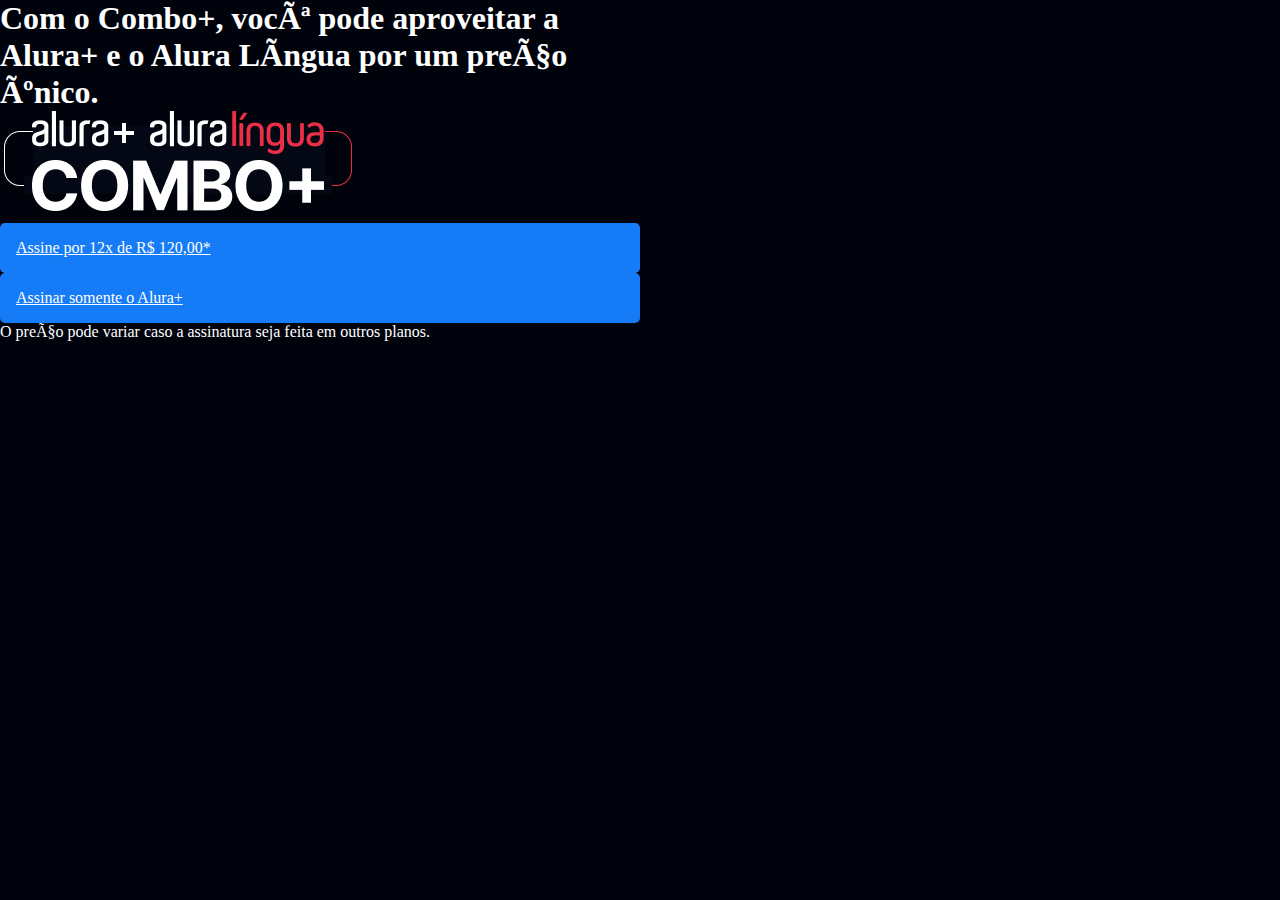
<file: alura-plus/index.html>
<!DOCTYPE html>
<html>

<head>
    <title>Alura Plus</title>
    <meta charset="UTF_8">
    <meta name="viewport" content="width=device-width, initial-scale-1">
    <link rel="stylesheet" href="style.css">
<body>
    <section class="container principal">
    <div>
    <h1>Com o Combo+, você pode aproveitar a Alura+ e o Alura Língua por um preço único.</h1>
    <img src="Combo.png" alt="O Combo+ é a junção do Alura+ e o Alura Língua">
    <a href="www.alura.com.br" class="container__botao">Assine por 12x de R$ 120,00*</a>
    <a href="www.alura.com.br" class="container__botao botao_secundario">Assinar somente o Alura+</a>
    <p class="container__aviso">O preço pode variar caso a assinatura seja feita em outros planos.</p>
    </div>
    </section>
</body>

</head>

</html>
</file>
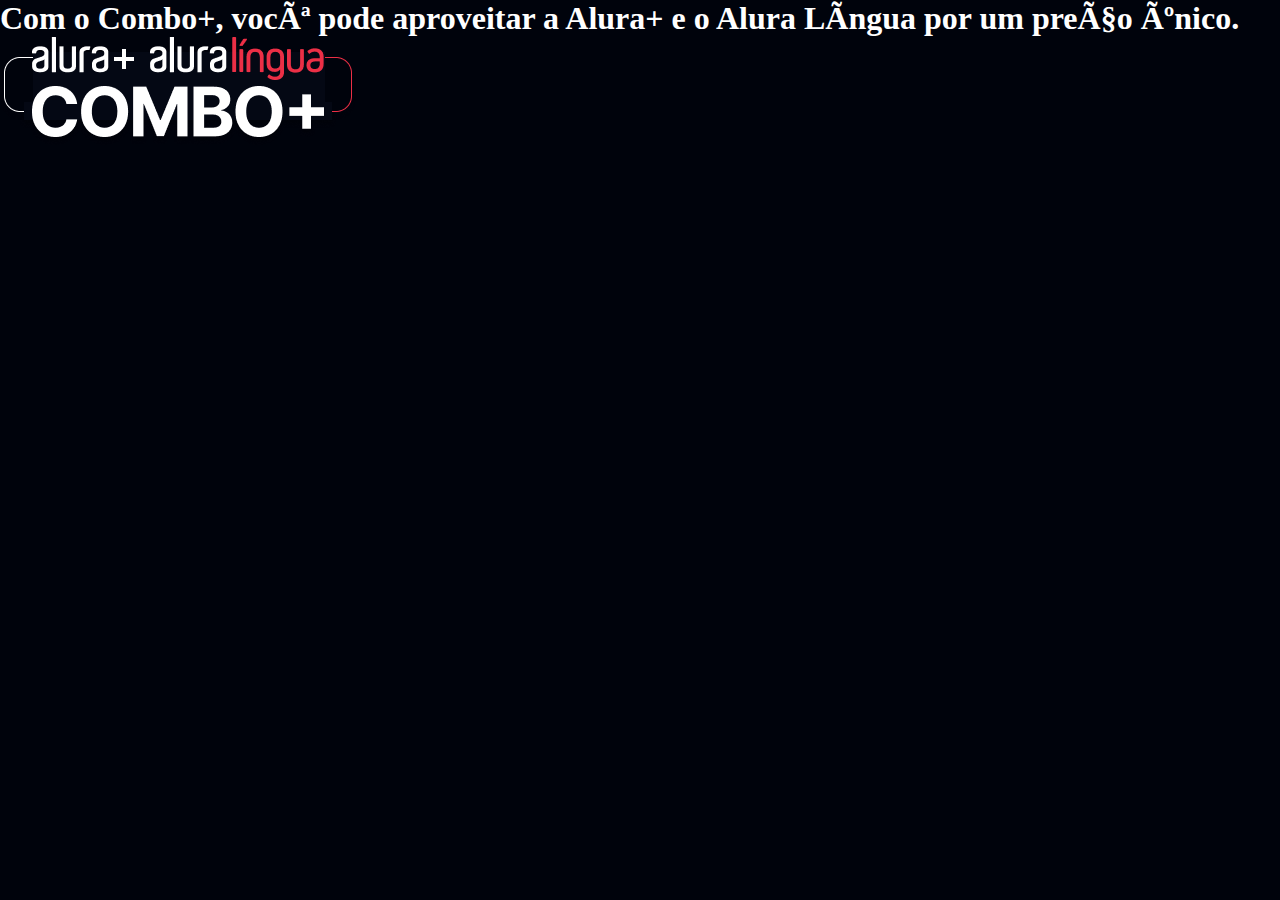
<file: Miguel Lucca/alura-plus/index.html>
<!DOCTYPE html>
<html>

<head>
    <title>Alura Plus</title>
    <meta charset="UTF_8">
    <meta name="viewport" content="width=device-width, initial-scale-1">
    <link rel="stylesheet" href="style.css">
<body>
    <h1>Com o Combo+, você pode aproveitar a Alura+ e o Alura Língua por um preço único.</h1>
    <img src="Combo.png" alt="O Combo+ é a junção do Alura+ e o Alura Língua">
</body>

</head>

</html>
</file>
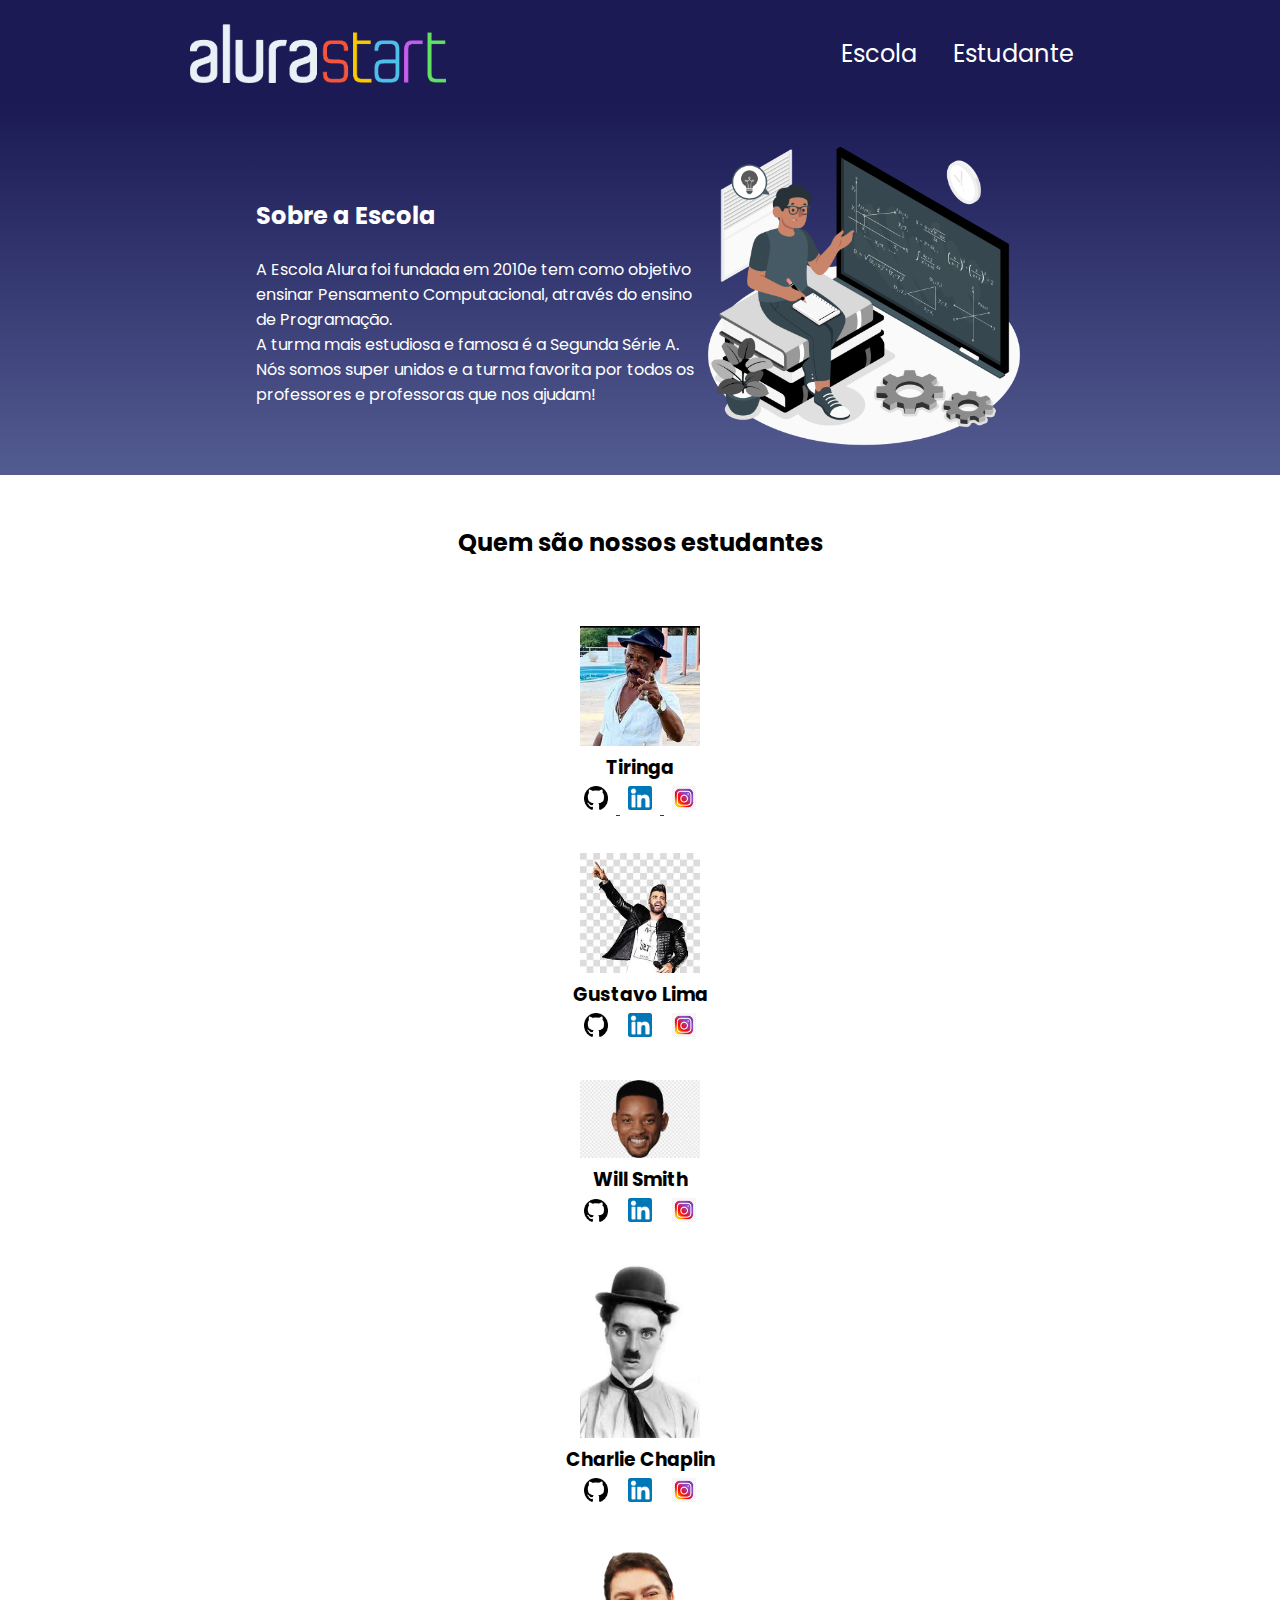
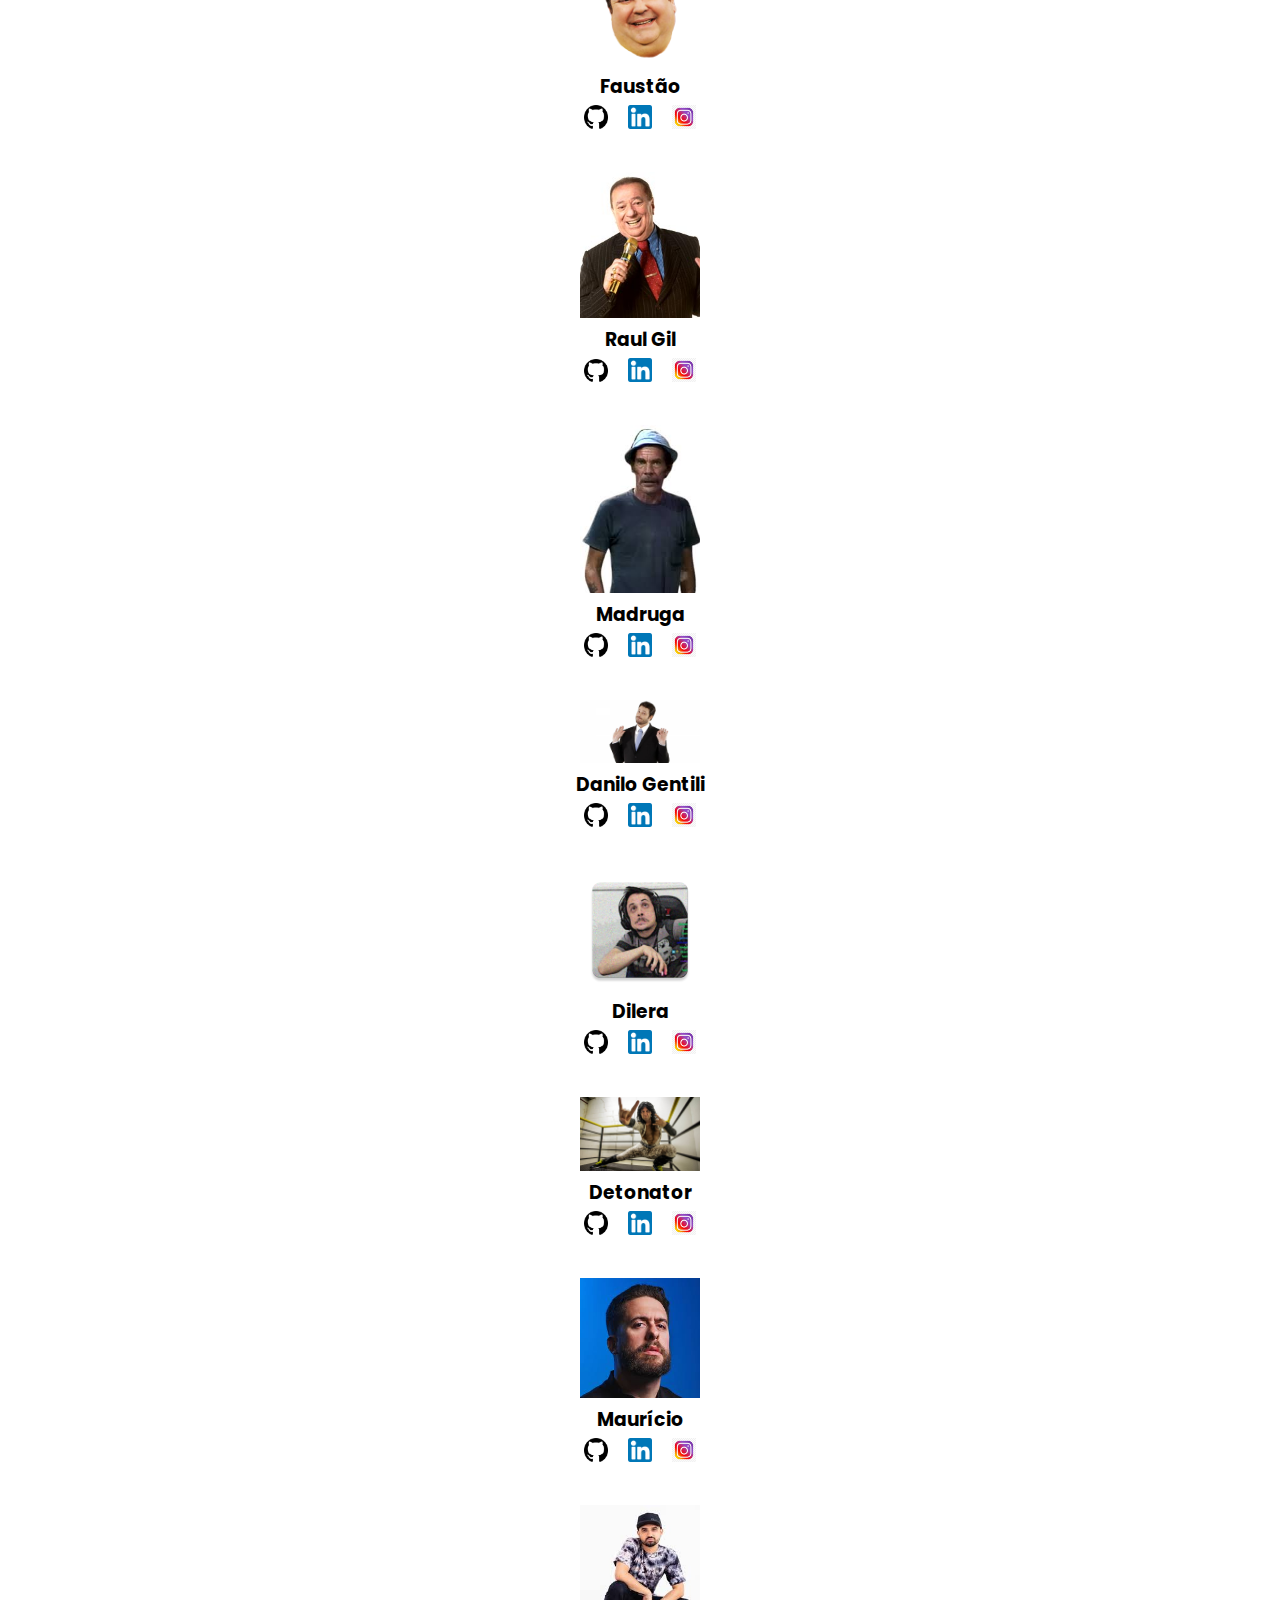
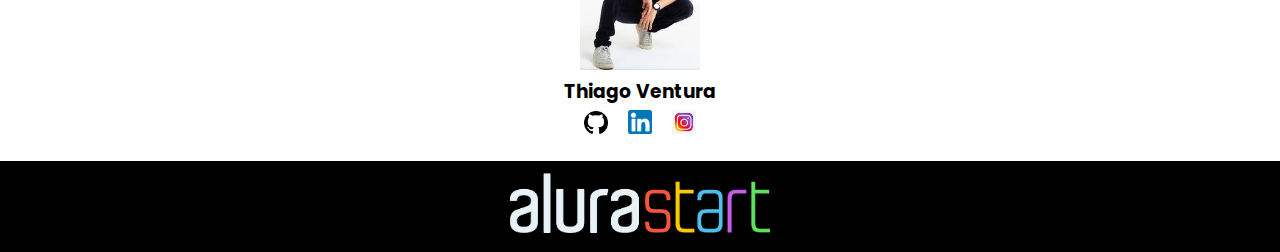
<file: site-criativo-alura/codigos/index.html>
<!DOCTYPE html>
<html lang="en">
    <head>
        <meta charset="UTF-8">
        <meta http-equiv="X-UA-compatible" content="IE=edge">
        <meta name="Viewport" content="width=device-width, initial-scale=1.0">
        <title>Document</title>
    <link rel="stylesheet" href="style.css">
    <link rel="preconnect" href="https://fonts.googleapis.com">
    <link rel="preconnect" href="https://fonts.gstatic.com" crossorigin>
    <link href="https://fonts.googleapis.com/css2?family=Poppins&display=swap" rel="stylesheet">
    </head>
<body>
<header class="cabecalho"> 
    <img class="cabecalho-imagem" src="alurastart logo.png" alt="logo do alura start">
    <ul class="cabecalho-lista">
        <li class="cabecalho-lista-item">Escola</li>
        <li class="cabecalho-lista-item">Estudante</li>
    </ul>
</header>
<section class="escola">
    <div class="escola-div-conteudo">
      <h2 class="escola-titulo">Sobre a Escola</h2>  
    <p class="escola-texto-um">A Escola Alura foi fundada em 2010e tem como objetivo ensinar Pensamento Computacional, através do ensino de Programação.</p>
    <p class="escola-texto-dois">A turma mais estudiosa e famosa é a Segunda Série A. Nós somos super unidos e a turma favorita por todos os professores e professoras que nos ajudam!</p>
</div>
<img class="escola-imagem" src="Formula-amico.png" alt="Professora no quadro">
</section>
<section class="estudante"></section>
    <h2 class="estudante-titulo">Quem são nossos estudantes</h2>
    <div class="estudante-todos"></div>
    <span></span>
    <div class="estudante-div">
    <img class="estudante-imagem" src="tiringa.png" alt="foto do Tiringa">
    <h3 class="estudante-nome">Tiringa</h3>
<a href="">  <img class="estudante-icone" src="github.png" alt="icone github"> </a>
<a href=""> <img class="estudante-icone" src="linkedin.png" alt="icone linkedin"> </a>
<a href=""> <img class="estudante-icone" src="instagram.png" alt="icone instagram"> </a>
    </div>
    <div class="estudante-div">
    <img class="estudante-imagem" src="gustavo lima.jpeg" alt="foto do Gustavo">
    <h3 class="estudante-nome">Gustavo Lima</h3>
<a href=""> <img class="estudante-icone" src="github.png" alt="icone github"></a>
<a href=""> <img class="estudante-icone" src="linkedin.png" alt="icone linkedin"></a>
<a href=""> <img class="estudante-icone" src="instagram.png" alt="icone instagram"></a>
    </div>
    <div class="estudante-div">
        <img class="estudante-imagem" src="will smith.jpeg" alt="foto do Will">
        <h3 class="estudante-nome">Will Smith</h3>
    <a href=""> <img class="estudante-icone" src="github.png" alt="icone github"></a>
    <a href=""> <img class="estudante-icone" src="linkedin.png" alt="icone linkedin"></a>
    <a href=""> <img class="estudante-icone" src="instagram.png" alt="icone instagram"></a>
        </div>
        <span></span>
    <div class="estudante-div">
            <img class="estudante-imagem" src="charlie chaplin.jpeg" alt="foto do Charlie Chaplin">
            <h3 class="estudante-nome">Charlie Chaplin</h3>
        <a href=""> <img class="estudante-icone" src="github.png" alt="icone github"></a>
        <a href=""> <img class="estudante-icone" src="linkedin.png" alt="icone linkedin"></a>
        <a href=""> <img class="estudante-icone" src="instagram.png" alt="icone instagram"></a>
        </div> 
    <div class="estudante-div">
    <img class="estudante-imagem" src="faustão.png" alt="foto do Faustão">
                <h3 class="estudante-nome">Faustão</h3>
            <a href=""> <img class="estudante-icone" src="github.png" alt="icone github"></a>
            <a href=""> <img class="estudante-icone" src="linkedin.png" alt="icone linkedin"></a>
            <a href=""> <img class="estudante-icone" src="instagram.png" alt="icone instagram"></a>
                </div> 
                <div class="estudante-div">
                    <img class="estudante-imagem" src="raul gil.jpg" alt="foto do Raul Gil">
                    <h3 class="estudante-nome">Raul Gil</h3>
                <a href=""> <img class="estudante-icone" src="github.png" alt="icone github"></a>
                <a href=""> <img class="estudante-icone" src="linkedin.png" alt="icone linkedin"></a>
                <a href=""> <img class="estudante-icone" src="instagram.png" alt="icone instagram"></a>
                    </div>
        <span></span>
        <div class="estudante-div">
            <img class="estudante-imagem" src="Seu Madruga.jpeg" alt="foto do madruga">
            <h3 class="estudante-nome">Madruga</h3>
        <a href=""> <img class="estudante-icone" src="github.png" alt="icone github"></a>
        <a href=""> <img class="estudante-icone" src="linkedin.png" alt="icone linkedin"></a>
        <a href=""> <img class="estudante-icone" src="instagram.png" alt="icone instagram"></a>
            </div>
            <div class="estudante-div">
                <img class="estudante-imagem" src="danilo gentili.jpg" alt="foto do danilo gentili">
                <h3 class="estudante-nome">Danilo Gentili</h3>
            <a href=""> <img class="estudante-icone" src="github.png" alt="icone github"></a>
            <a href=""> <img class="estudante-icone" src="linkedin.png" alt="icone linkedin"></a>
            <a href=""> <img class="estudante-icone" src="instagram.png" alt="icone instagram"></a>
                </div>
                <div class="estudante-div">
                    <img class="estudante-imagem" src="dilera.png" alt="foto do Dilera">
                    <h3 class="estudante-nome">Dilera</h3>
                <a href=""> <img class="estudante-icone" src="github.png" alt="icone github"></a>
                <a href=""> <img class="estudante-icone" src="linkedin.png" alt="icone linkedin"></a>
                <a href=""> <img class="estudante-icone" src="instagram.png" alt="icone instagram"></a>
                    </div>
            <span></span>
            <div class="estudante-div">
                <img class="estudante-imagem" src="detonator.jpeg" alt="foto do Detonator">
                <h3 class="estudante-nome">Detonator</h3>
            <a href=""> <img class="estudante-icone" src="github.png" alt="icone github"></a>
            <a href=""> <img class="estudante-icone" src="linkedin.png" alt="icone linkedin"></a>
            <a href=""> <img class="estudante-icone" src="instagram.png" alt="icone instagram"></a>
                </div>
                <div class="estudante-div">
                    <img class="estudante-imagem" src="Maurício meirelles.jpeg" alt="foto do Maurício">
                    <h3 class="estudante-nome">Maurício</h3>
                <a href=""> <img class="estudante-icone" src="github.png" alt="icone github"></a>
                <a href=""> <img class="estudante-icone" src="linkedin.png" alt="icone linkedin"></a>
                <a href=""> <img class="estudante-icone" src="instagram.png" alt="icone instagram"></a>
                    </div>
                    <div class="estudante-div">
                        <img class="estudante-imagem" src="Thiago Ventura.jpeg" alt="foto do Thiago">
                        <h3 class="estudante-nome">Thiago Ventura</h3>
                    <a href=""> <img class="estudante-icone" src="github.png" alt="icone github"></a>
                    <a href=""> <img class="estudante-icone" src="linkedin.png" alt="icone linkedin"></a>
                    <a href=""> <img class="estudante-icone" src="instagram.png" alt="icone instagram"></a>
                        </div>
                <section>
</section>
<footer class="rodape">
<img class="rodape-imagem" src="alurastart logo.png" alt="logo da alura start">
</footer>

</body>
    </html>
</file>
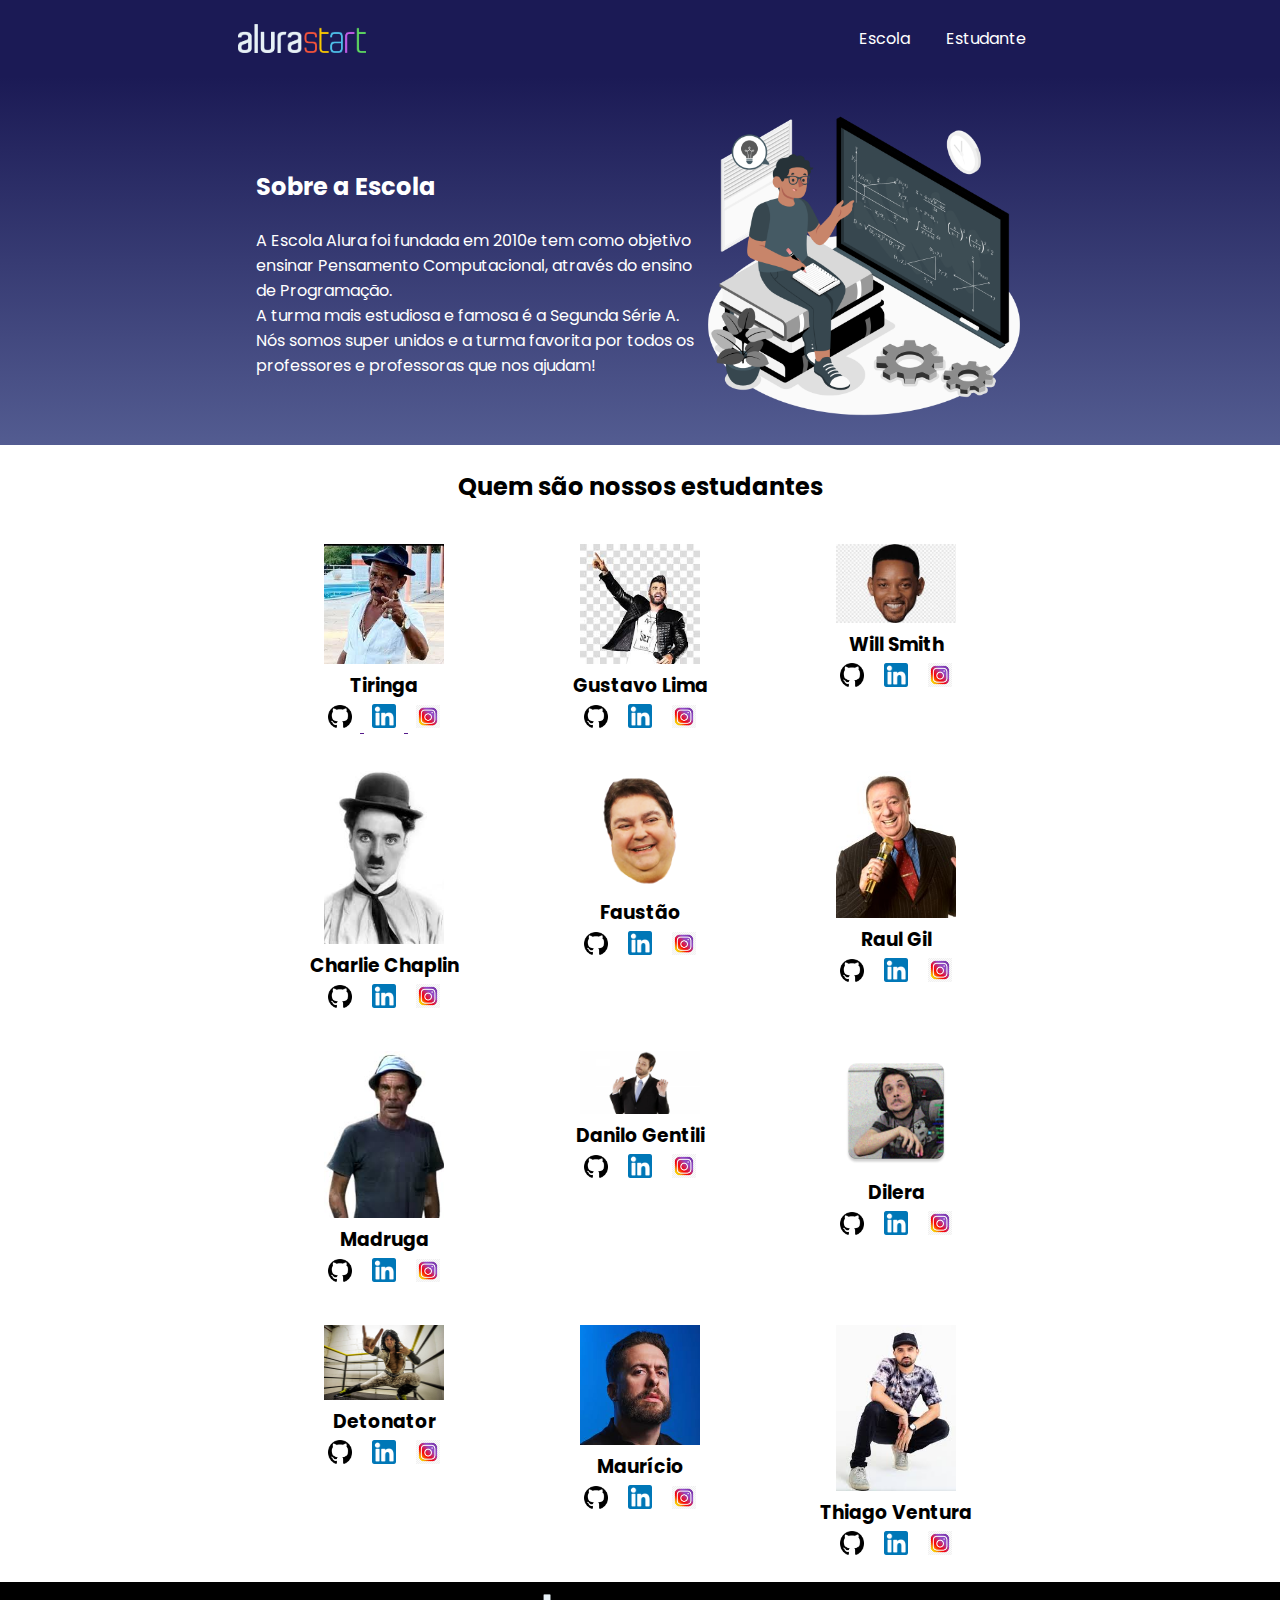
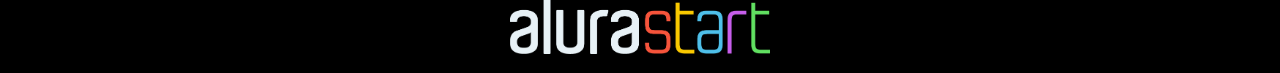
<file: Miguel 2B/site-criativo-alura/codigos/index.html>
<!DOCTYPE html>
<html lang="en">
    <head>
        <meta charset="UTF-8">
        <meta http-equiv="X-UA-compatible" content="IE=edge">
        <meta name="Viewport" content="width=device-width, initial-scale=1.0">
        <title>Document</title>
    <link rel="stylesheet" href="style.css">
    <link rel="preconnect" href="https://fonts.googleapis.com">
    <link rel="preconnect" href="https://fonts.gstatic.com" crossorigin>
    <link href="https://fonts.googleapis.com/css2?family=Poppins&display=swap" rel="stylesheet">
    </head>
<body>
<header class="cabecalho"> 
    <img class="cabecalho-imagem" src="alurastart logo.png" alt="logo do alura start">
    <ul class="cabecalho-lista">
        <li class="cabecalho-lista-item">Escola</li>
        <li class="cabecalho-lista-item">Estudante</li>
    </ul>
</header>
<section class="escola">
    <div class="escola-div-conteudo">
      <h2 class="escola-titulo">Sobre a Escola</h2>  
    <p class="escola-texto-um">A Escola Alura foi fundada em 2010e tem como objetivo ensinar Pensamento Computacional, através do ensino de Programação.</p>
    <p class="escola-texto-dois">A turma mais estudiosa e famosa é a Segunda Série A. Nós somos super unidos e a turma favorita por todos os professores e professoras que nos ajudam!</p>
</div>
<img class="escola-imagem" src="Formula-amico.png" alt="Professora no quadro">
</section>
<section class="estudante"></section>
    <h2 class="estudante-titulo">Quem são nossos estudantes</h2>
    <div class="estudante-todos">
    <span></span>
    <div class="estudante-div">
    <img class="estudante-imagem" src="tiringa.png" alt="foto do Tiringa">
    <h3 class="estudante-nome">Tiringa</h3>
<a href="">  <img class="estudante-icone" src="github.png" alt="icone github"> </a>
<a href=""> <img class="estudante-icone" src="linkedin.png" alt="icone linkedin"> </a>
<a href=""> <img class="estudante-icone" src="instagram.png" alt="icone instagram"> </a>
    </div>
    <div class="estudante-div">
    <img class="estudante-imagem" src="gustavo lima.jpeg" alt="foto do Gustavo">
    <h3 class="estudante-nome">Gustavo Lima</h3>
<a href=""> <img class="estudante-icone" src="github.png" alt="icone github"></a>
<a href=""> <img class="estudante-icone" src="linkedin.png" alt="icone linkedin"></a>
<a href=""> <img class="estudante-icone" src="instagram.png" alt="icone instagram"></a>
    </div>
    <div class="estudante-div">
        <img class="estudante-imagem" src="will smith.jpeg" alt="foto do Will">
        <h3 class="estudante-nome">Will Smith</h3>
    <a href=""> <img class="estudante-icone" src="github.png" alt="icone github"></a>
    <a href=""> <img class="estudante-icone" src="linkedin.png" alt="icone linkedin"></a>
    <a href=""> <img class="estudante-icone" src="instagram.png" alt="icone instagram"></a>
        </div>
        <span></span>
        <span></span>
    <div class="estudante-div">
            <img class="estudante-imagem" src="charlie chaplin.jpeg" alt="foto do Charlie Chaplin">
            <h3 class="estudante-nome">Charlie Chaplin</h3>
        <a href=""> <img class="estudante-icone" src="github.png" alt="icone github"></a>
        <a href=""> <img class="estudante-icone" src="linkedin.png" alt="icone linkedin"></a>
        <a href=""> <img class="estudante-icone" src="instagram.png" alt="icone instagram"></a>
        </div> 
    <div class="estudante-div">
    <img class="estudante-imagem" src="faustão.png" alt="foto do Faustão">
                <h3 class="estudante-nome">Faustão</h3>
            <a href=""> <img class="estudante-icone" src="github.png" alt="icone github"></a>
            <a href=""> <img class="estudante-icone" src="linkedin.png" alt="icone linkedin"></a>
            <a href=""> <img class="estudante-icone" src="instagram.png" alt="icone instagram"></a>
                </div> 
                <div class="estudante-div">
                    <img class="estudante-imagem" src="raul gil.jpg" alt="foto do Raul Gil">
                    <h3 class="estudante-nome">Raul Gil</h3>
                <a href=""> <img class="estudante-icone" src="github.png" alt="icone github"></a>
                <a href=""> <img class="estudante-icone" src="linkedin.png" alt="icone linkedin"></a>
                <a href=""> <img class="estudante-icone" src="instagram.png" alt="icone instagram"></a>
                    </div>
        <span></span>
        <span></span>
        <div class="estudante-div">
            <img class="estudante-imagem" src="Seu Madruga.jpeg" alt="foto do madruga">
            <h3 class="estudante-nome">Madruga</h3>
        <a href=""> <img class="estudante-icone" src="github.png" alt="icone github"></a>
        <a href=""> <img class="estudante-icone" src="linkedin.png" alt="icone linkedin"></a>
        <a href=""> <img class="estudante-icone" src="instagram.png" alt="icone instagram"></a>
            </div>
            <div class="estudante-div">
                <img class="estudante-imagem" src="danilo gentili.jpg" alt="foto do danilo gentili">
                <h3 class="estudante-nome">Danilo Gentili</h3>
            <a href=""> <img class="estudante-icone" src="github.png" alt="icone github"></a>
            <a href=""> <img class="estudante-icone" src="linkedin.png" alt="icone linkedin"></a>
            <a href=""> <img class="estudante-icone" src="instagram.png" alt="icone instagram"></a>
                </div>
                <div class="estudante-div">
                    <img class="estudante-imagem" src="dilera.png" alt="foto do Dilera">
                    <h3 class="estudante-nome">Dilera</h3>
                <a href=""> <img class="estudante-icone" src="github.png" alt="icone github"></a>
                <a href=""> <img class="estudante-icone" src="linkedin.png" alt="icone linkedin"></a>
                <a href=""> <img class="estudante-icone" src="instagram.png" alt="icone instagram"></a>
                    </div>
            <span></span>
            <span></span>
            <div class="estudante-div">
                <img class="estudante-imagem" src="detonator.jpeg" alt="foto do Detonator">
                <h3 class="estudante-nome">Detonator</h3>
            <a href=""> <img class="estudante-icone" src="github.png" alt="icone github"></a>
            <a href=""> <img class="estudante-icone" src="linkedin.png" alt="icone linkedin"></a>
            <a href=""> <img class="estudante-icone" src="instagram.png" alt="icone instagram"></a>
                </div>
                <div class="estudante-div">
                    <img class="estudante-imagem" src="Maurício meirelles.jpeg" alt="foto do Maurício">
                    <h3 class="estudante-nome">Maurício</h3>
                <a href=""> <img class="estudante-icone" src="github.png" alt="icone github"></a>
                <a href=""> <img class="estudante-icone" src="linkedin.png" alt="icone linkedin"></a>
                <a href=""> <img class="estudante-icone" src="instagram.png" alt="icone instagram"></a>
                    </div>
                    <div class="estudante-div">
                        <img class="estudante-imagem" src="Thiago Ventura.jpeg" alt="foto do Thiago">
                        <h3 class="estudante-nome">Thiago Ventura</h3>
                    <a href=""> <img class="estudante-icone" src="github.png" alt="icone github"></a>
                    <a href=""> <img class="estudante-icone" src="linkedin.png" alt="icone linkedin"></a>
                    <a href=""> <img class="estudante-icone" src="instagram.png" alt="icone instagram"></a>
                        </div>
                        </div>
                <section>
</section>
<footer class="rodape">
<img class="rodape-imagem" src="alurastart logo.png" alt="logo da alura start">
</footer>

</body>
    </html>
</file>
<file: alura-plus/style.css>
:root {
    --branco-principal:#FFFFFF;
    --cinza-secundario:#C0C0C0;
    --botao-azul:#167BF7;
    --cor-de-fundo:#00030C;
}
body{
    background-color: var(--cor-de-fundo);
    color: var(--branco-principal);
}
*{
    margin: 0;
    padding: 0;
}
.pricipal{
    background-image: url("Background.png");
    background-repeat: no-repeat;
    background-size: contain;
}
.container{
    height: 100vh;
    display: grid;
    grid-template-columns: 50% 50%;
}
.container__botao{
    background-color: var(--botao-azul);
    border-radius: 5px;
    padding: 1em;
    color: var(--branco-principal);
    display: block;
}
.butao_secundario{
    background-color: transparent;
    border: 2px solid var(--branco-principal);
}
</file>
<file: Miguel Lucca/alura-plus/style.css>
:root {
    --branco-principal:#FFFFFF;
    --cinza-secundario:#C0C0C0;
    --botao-azul:#167BF7;
    --cor-de-fundo:#00030C;
}
body{
    background-color: var(--cor-de-fundo);
    color: var(--branco-principal);
}
*{
    margin: 0;
    padding: 0;
}
</file>
<file: site-criativo-alura/codigos/style.css>
*{
    margin: 0;
    padding: 0;
}

.cabecalho{
    background-color: #1B1A55;
    color:white;
    display: flex;
    justify-content: space-around;
    align-items: center;
    padding: 24px 0;
}
.cabecalho-imagem{
    width: 20%;
}
.cabecalho-lista-item{
    display: inline-block;
    margin: 0 16px;
    font-size: 24px;
}
.escola-imagem{
    width: 25%;
}
.escola{
    background-image: linear-gradient(#1B1A55, #535C91);
    color: white;
    display: flex;
    justify-content: center;
    align-items: center;
    padding: 24px 0;
}
.escola-div-conteudo{
    width: 35%;
}
.escola-titulo{
    padding: 24px 0;
}
body {
    font-family: 'Poppins', sans-serif;
}
.estudante-imagem{
    width: 120px;
}
.estudante-icone{
    width: 24px;
    padding: 4px 8px;
}
.estudante-div{
    text-align: center;
    padding: 16px 0;
}
.estudante-titulo{
    text-align: center;
    padding: 50px 0;
}
.estudante-todos{
    display: grid;
    grid-template-columns: 20% 20% 20% 20% 20%;
}
.rodape{
    background-color: black;
    text-align: center;
}
.rodape-imagem{
    height: 60px;
    padding: 12px 0;
}
</file>
<file: Miguel 2B/site-criativo-alura/codigos/style.css>
*{
    margin: 0;
    padding: 0;
}

.cabecalho{
    background-color: #1B1A55;
    color:white;
    display: flex;
    justify-content: space-around;
    align-items: center;
    padding: 24px 0;
}
.cabecalho-imagem{
    width: 10%;
}
.cabecalho-lista-item{
    display: inline-block;
    margin: 0 16px;
    font-size: 16px;
}
.escola-imagem{
    width: 25%;
}
.escola{
    background-image: linear-gradient(#1B1A55, #535C91);
    color: white;
    display: flex;
    justify-content: center;
    align-items: center;
    padding: 24px 0;
}
.escola-div-conteudo{   
    width: 35%;
}
.escola-titulo{
    padding: 24px 0;
}
body {
    font-family: 'Poppins', sans-serif;
}
.estudante-imagem{
    width: 120px;
}
.estudante-icone{
    width: 24px;
    padding: 4px 8px;
}
.estudante-div{
    text-align: center;
    padding: 16px 0;
}
.estudante-titulo{
    text-align: center;
    padding: 24px 0;
}

.estudante-todos{
    display: grid;
    grid-template-columns: 20% 20% 20% 20% 20%;
}
.rodape{
    background-color: black;
    text-align: center;
}
.rodape-imagem{
    height: 60px;
    padding: 12px 0;
}
</file>
